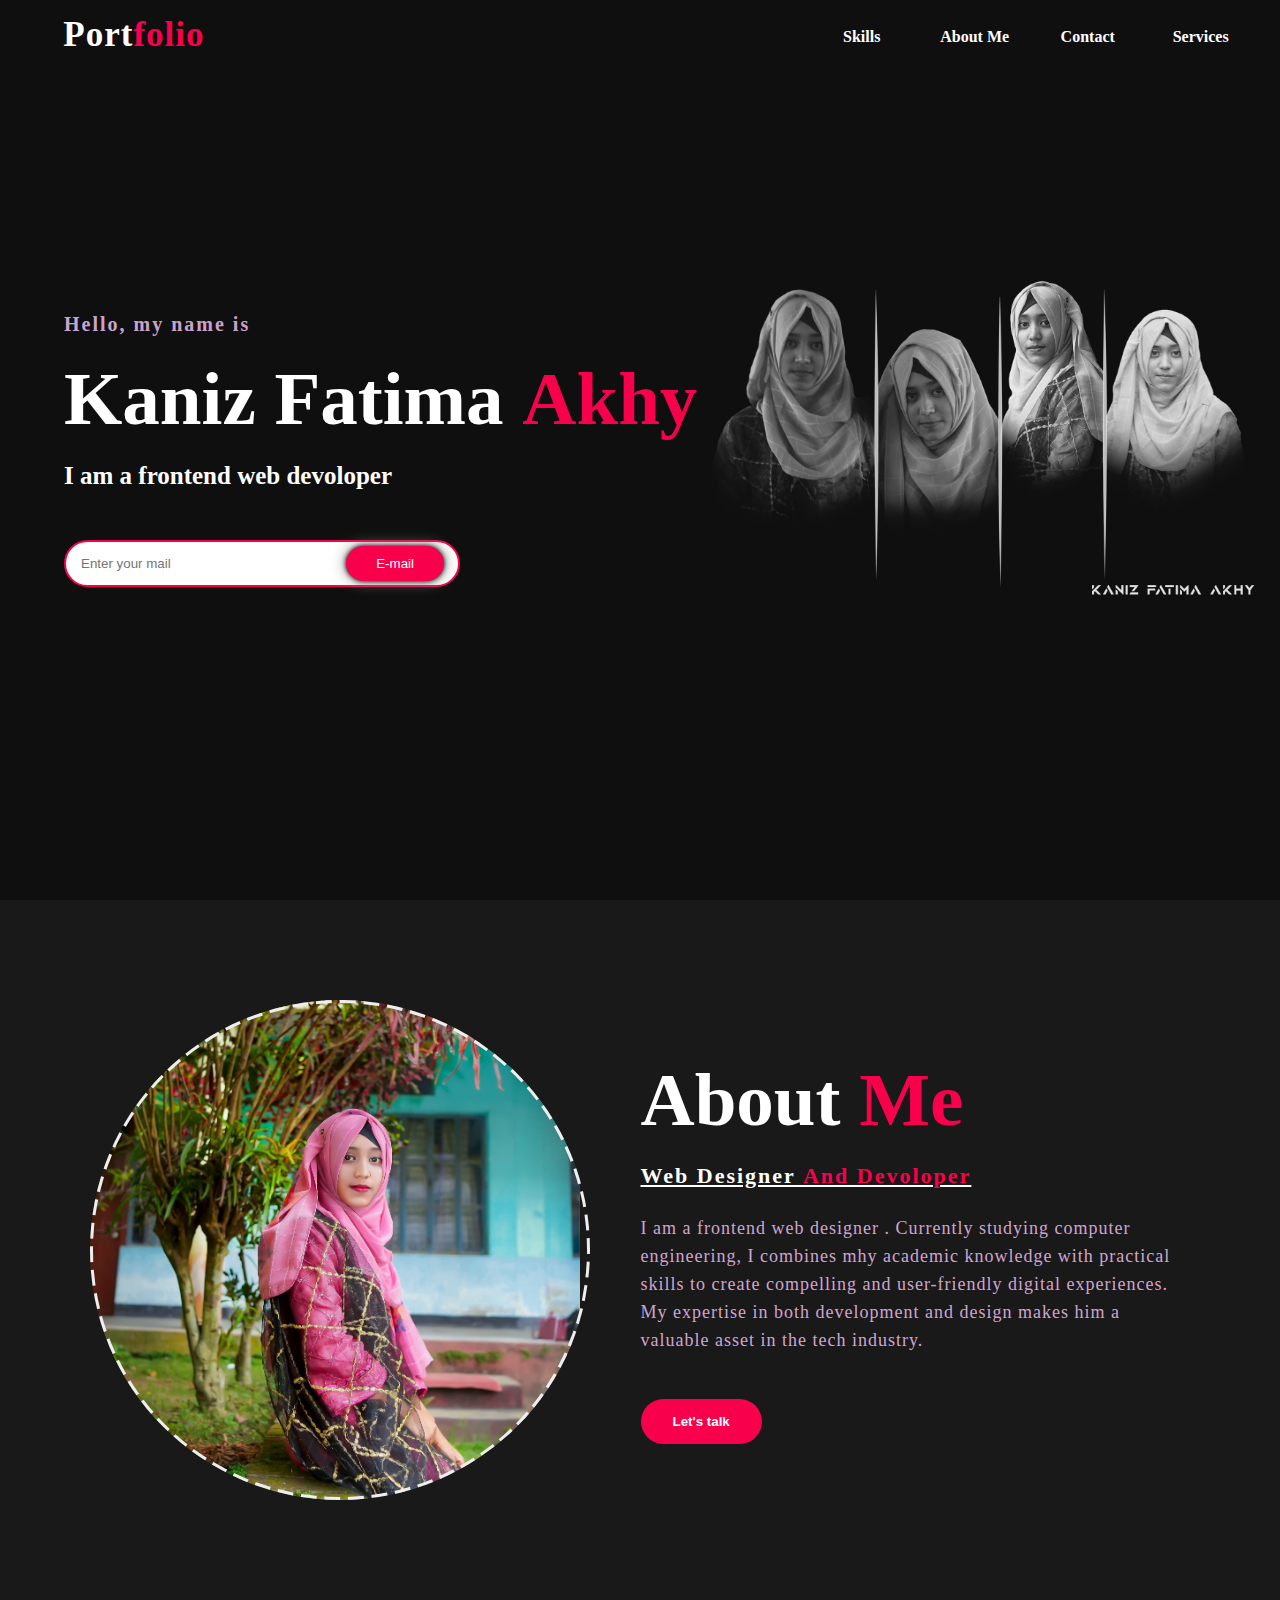
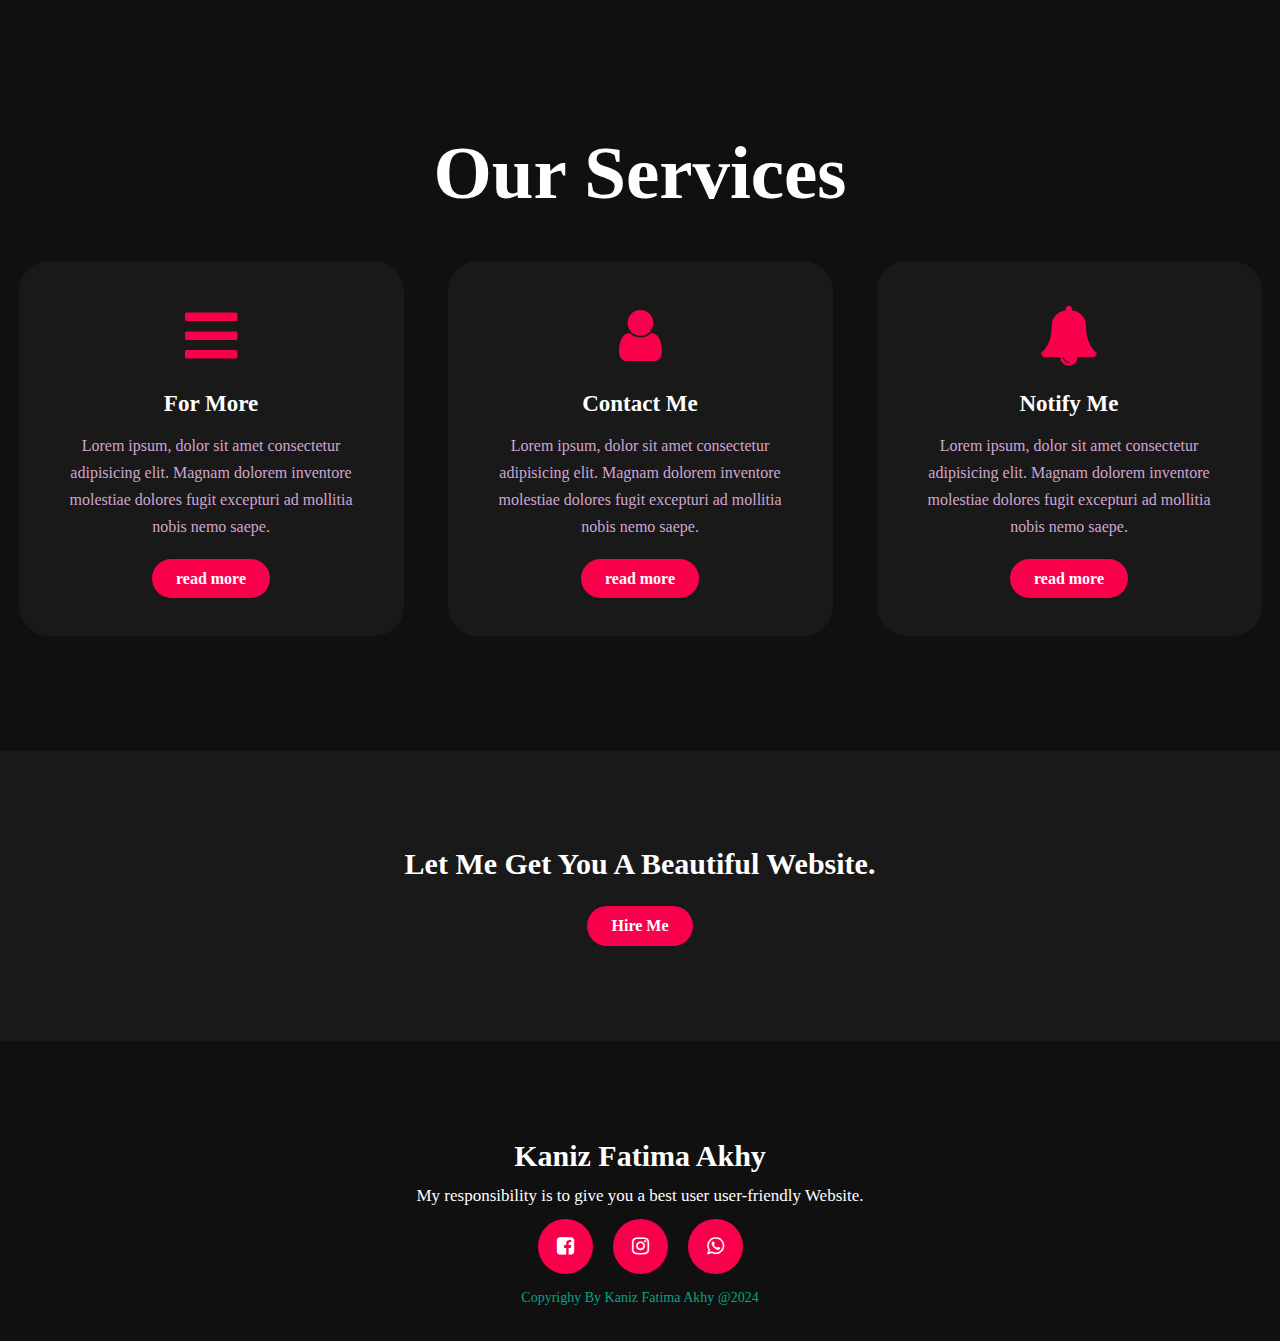
<file: index.html>
<!DOCTYPE html>
<html lang="en">
<head> 
    <meta charset="UTF-8">
    <meta http-equiv="X-UA-Compatible" content="IE=edge">
    <meta name="viewport" content="width=device-width, initial-scale=1.0">
    <title>portfolio</title>
    <link rel="stylesheet" href="portfolio.css">
    <link rel="stylesheet" href="https://cdnjs.cloudflare.com/ajax/libs/font-awesome/5.15.1/css/all.min.css">
    <link rel="stylesheet" href="https://cdnjs.cloudflare.com/ajax/libs/font-awesome/4.7.0/css/font-awesome.min.css">


</head>
<body>
   <!-- about hero section -->
    <div class="hero">
        <nav >
            <h2 class="logo">Port<span>folio</span> </h2>            
                <ul >
                    <li><a href="#">Skills</a></li>
                    <li >
                       <a href =""> About Me</a> </li>
                    <li> <a href=""> Contact</a></li>
                    <li> <a href=""> Services</a></li>
                </ul>
        </nav>  
     </div>
            <div class="content">    
                <h4>
                    Hello, my name is 
                </h4>
                <h1>Kaniz Fatima <span>Akhy</span></h1>    
                <h3>I am a frontend web devoloper</h3>
                <div class="newslatter">
                    <form action="">
                    <input type="email" name="email" id="email" placeholder="Enter your mail">
                    <input type="submit" name="submit" value="E-mail">
                    
                </form>
                
                </div>
            </div> 
        
        
        <!-- about section -->
        <section class="about">
            <div class="main">
               <div class="image-circle-anim">
                <img src="./akhy.jpg" alt="Akhy">
               </div>
                <div class="about-text">
                    <h2>About <span> Me</span></h2>
                    <h5> Web Designer <span>and Devoloper</span></h5>
                    <p>I am a frontend web  designer . Currently studying computer engineering, I combines mhy academic knowledge with practical skills to create compelling and user-friendly digital experiences. My expertise in both development and design makes him a valuable asset in the tech industry.</p>
                    <button type="button">Let's talk</button>
                </div>
            </div>
        </section>
<!-- service section -->
        <div class="service">
            <div class="title">
                <h2>Our Services</h2>
            </div>
            <div class="box">
                <div class="card">
                    <i class="fas fa-bars" ></i>
                    <h5>For More</h5>
                    <div class="pra">
                        <p>
                            Lorem ipsum, dolor sit amet consectetur adipisicing elit. Magnam dolorem inventore molestiae dolores fugit excepturi ad mollitia nobis nemo saepe.
                        </p>
                        <p style="text-align: center;" >
                            <a class="button" href="#">read more</a></p>
                    </div>
                </div>
                <div class="title">
                </div>
                <div class="box">
                    <div class="card">
                        <i class="fa fa-user" aria-hidden="true"></i>
                        <h5>Contact Me</h5>
                        <div class="pra">
                            <p>
                                Lorem ipsum, dolor sit amet consectetur adipisicing elit. Magnam dolorem inventore molestiae dolores fugit excepturi ad mollitia nobis nemo saepe.
                            </p>
                            <p style="text-align: center;" >
                                <a class="button" href="#">read more</a></p>
                        </div>
                    </div>
                </div>
                    <div class="title"></div>
                    
                    <div class="box">
                        <div class="card">
                            <i class="fa fa-bell" aria-hidden="true"></i>
                            <h5>Notify Me</h5>
                            <div class="pra">
                                <p>
                                    Lorem ipsum, dolor sit amet consectetur adipisicing elit. Magnam dolorem inventore molestiae dolores fugit excepturi ad mollitia nobis nemo saepe.
                                </p>
                                <p style="text-align: center;" >
                                    <a class="button" href="#">read more</a></p>
                            </div>
                        </div>
                   </div>
              
              </div>
              </div>
    <!-- contact me section -->
            <div class="contact-me">
            <p>Let Me Get You A Beautiful Website.</p>
            <a  class="button-two" href="#">Hire Me</a>
        </div>
        <!-- footer section -->
        <footer>
            <p>Kaniz Fatima Akhy</p>
            <p>My responsibility is to give you a best user user-friendly Website. </p>
            <div class="social">
                <a href="https://www.facebook.com/profile.php?id=100079327972962" target="_blank"><i class="fa fa-facebook-square" aria-hidden="true"></i></a>
                <a href="___________" target="_blank"><i class="fa fa-instagram" aria-hidden="true"></i></a>
                <a href="https://wa.me/01401690924?text=Assalamu wlaikum" target="_blank"><i class="fa fa-whatsapp" aria-hidden="true" ></i></a>
                
            </div>
            <p class="end">Copyrighy by Kaniz Fatima Akhy @2024</p>
        </footer>
  </body>
  </html>
</file>
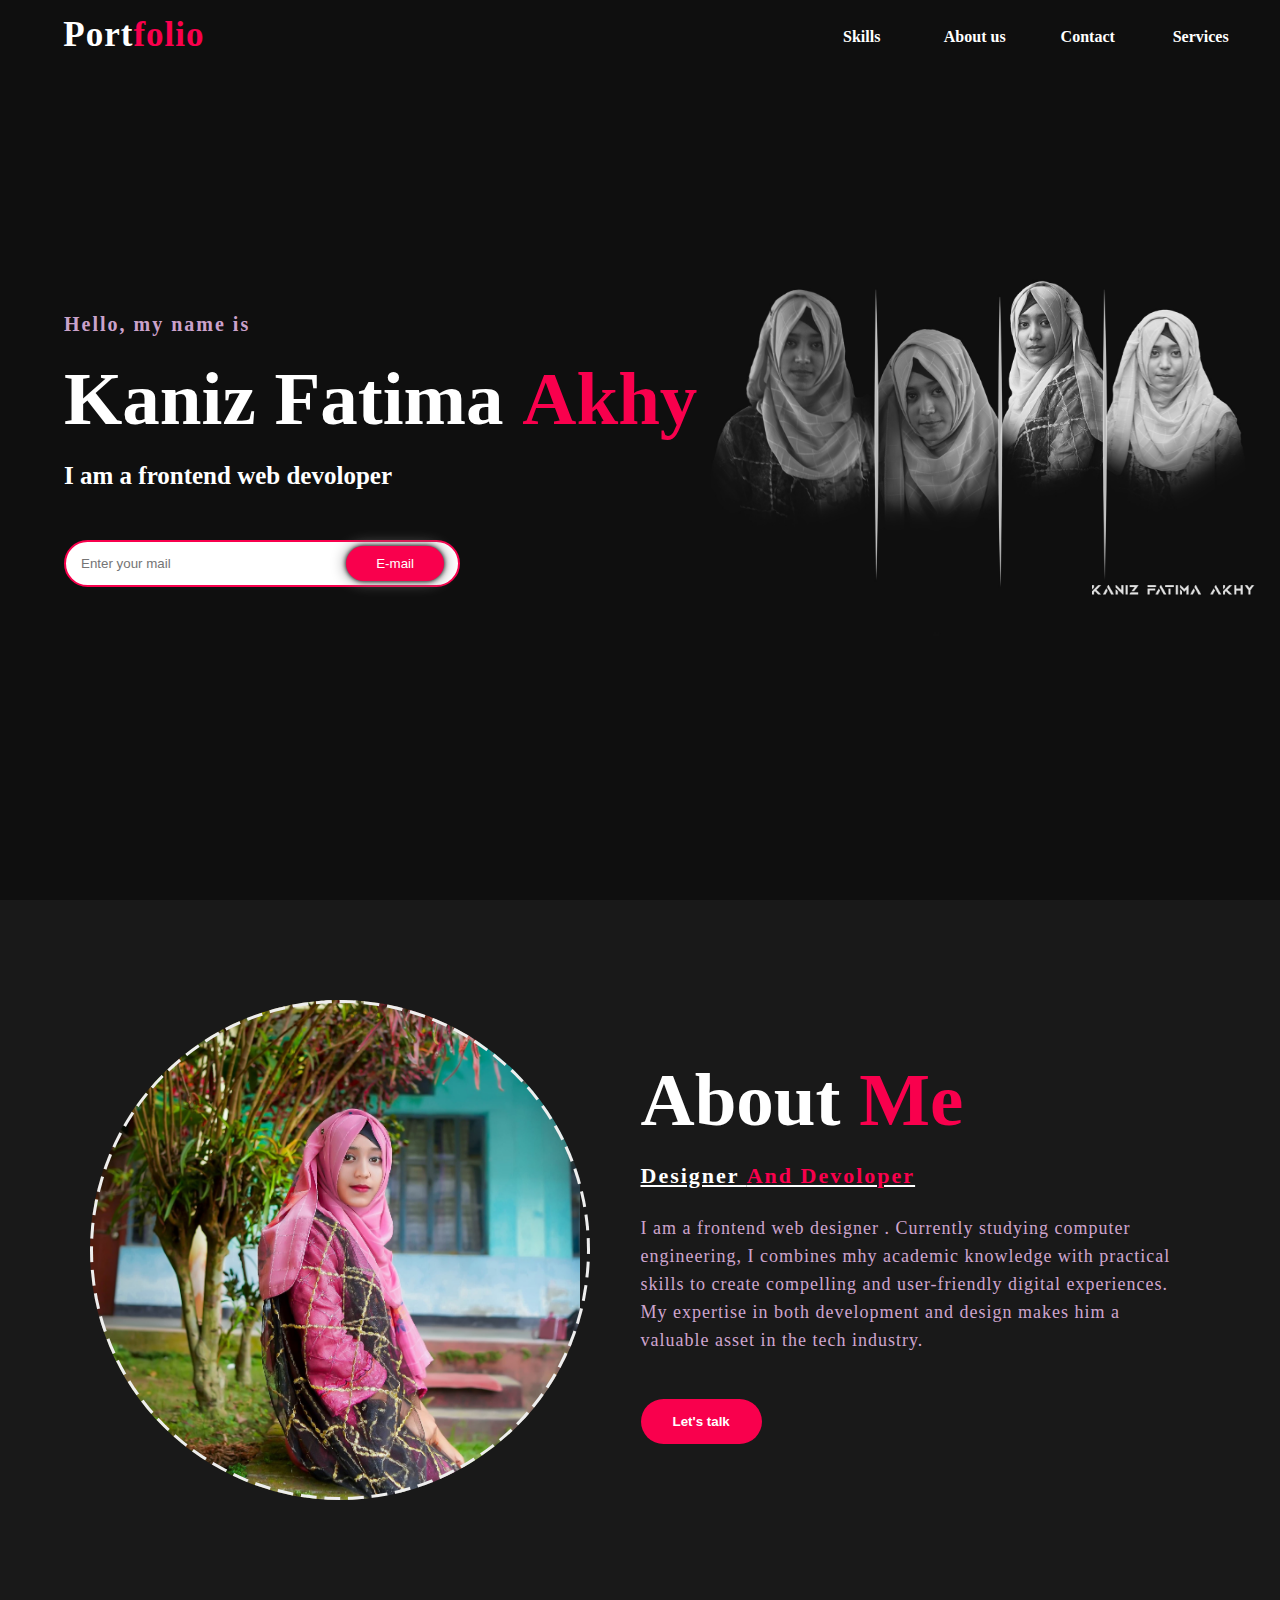
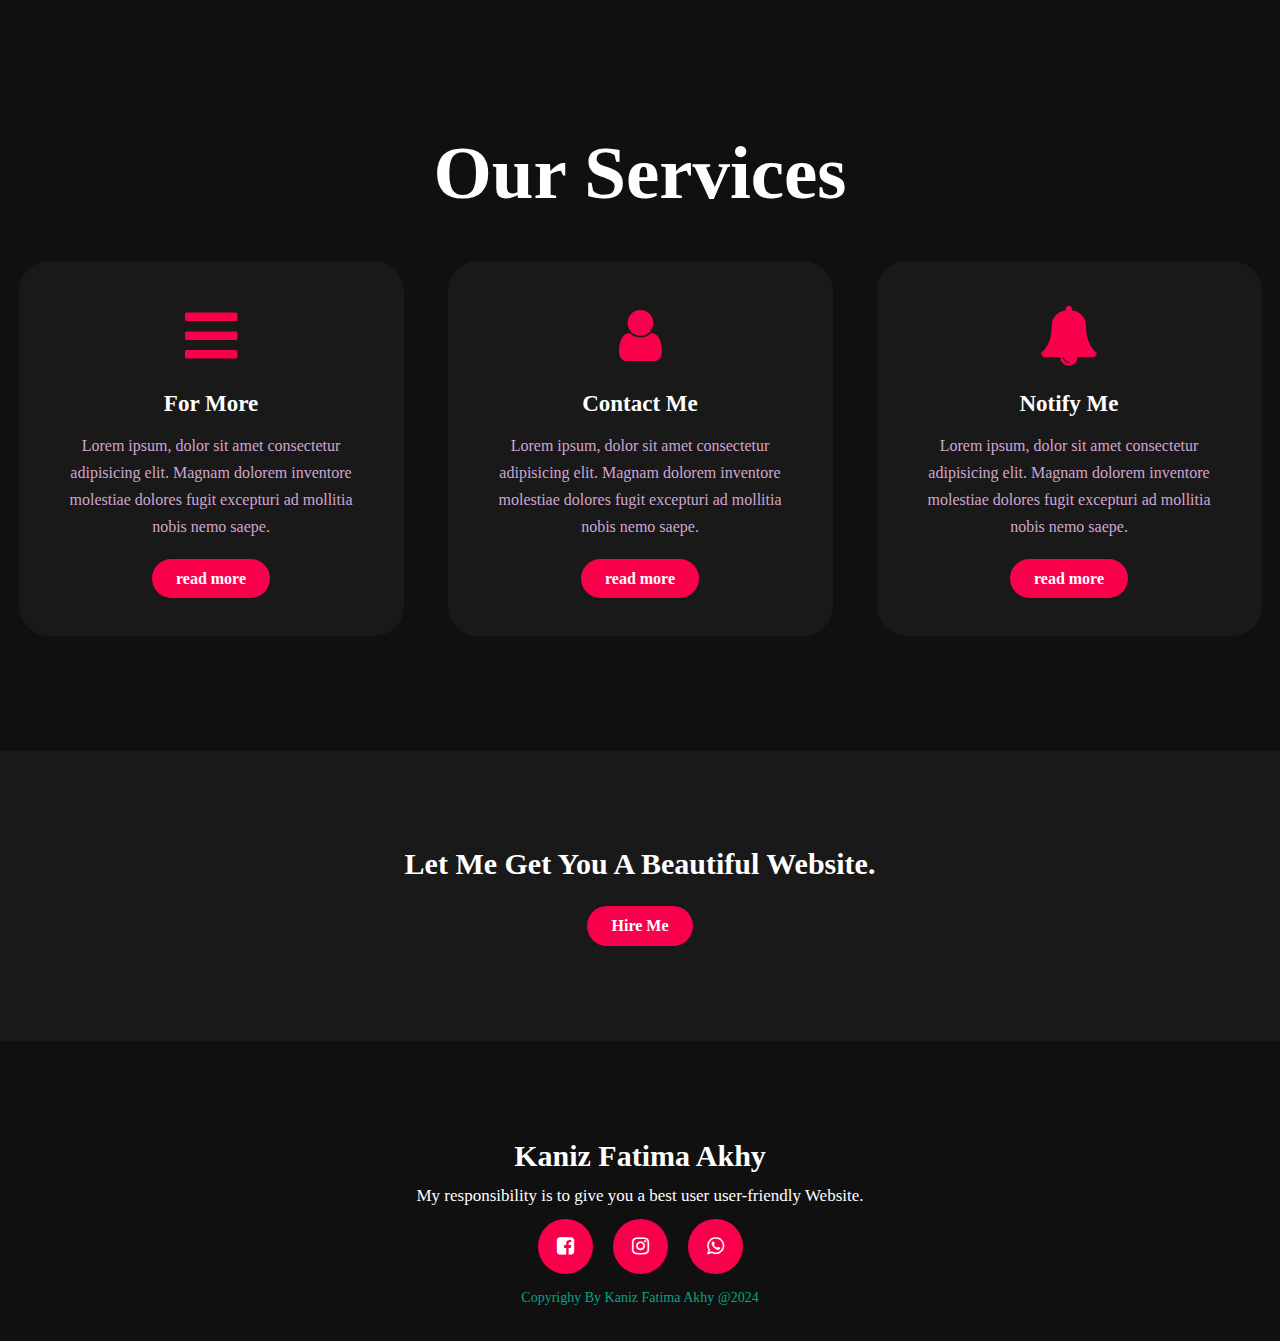
<file: portfolio-1.html>
<!DOCTYPE html>
<html lang="en">
<head> 
    <meta charset="UTF-8">
    <meta http-equiv="X-UA-Compatible" content="IE=edge">
    <meta name="viewport" content="width=device-width, initial-scale=1.0">
    <title>portfolio</title>
    <link rel="stylesheet" href="portfolio.css">
    <link rel="stylesheet" href="https://cdnjs.cloudflare.com/ajax/libs/font-awesome/5.15.1/css/all.min.css">
    <link rel="stylesheet" href="https://cdnjs.cloudflare.com/ajax/libs/font-awesome/4.7.0/css/font-awesome.min.css">


</head>
<body>
   <!-- about hero section -->
    <div class="hero">
        <nav >
            <h2 class="logo">Port<span>folio</span> </h2>            
                <ul >
                    <li><a href="#">Skills</a></li>
                    <li >
                       <a href =""> About us</a> </li>
                    <li> <a href=""> Contact</a></li>
                    <li> <a href=""> Services</a></li>
                </ul>
        </nav>  
     </div>
            <div class="content">    
                <h4>
                    Hello, my name is 
                </h4>
                <h1>Kaniz Fatima <span>Akhy</span></h1>    
                <h3>I am a frontend web devoloper</h3>
                <div class="newslatter">
                    <form action="">
                    <input type="email" name="email" id="email" placeholder="Enter your mail">
                    <input type="submit" name="submit" value="E-mail">
                    
                </form>
                
                </div>
            </div> 
        
        
        <!-- about section -->
        <section class="about">
            <div class="main">
               <div class="image-circle-anim">
                <img src="./akhy.jpg" alt="Akhy">
               </div>
                <div class="about-text">
                    <h2>About <span> Me</span></h2>
                    <h5>Designer <span>and Devoloper</span></h5>
                    <p>I am a frontend web  designer . Currently studying computer engineering, I combines mhy academic knowledge with practical skills to create compelling and user-friendly digital experiences. My expertise in both development and design makes him a valuable asset in the tech industry.</p>
                    <button type="button">Let's talk</button>
                </div>
            </div>
        </section>
<!-- service section -->
        <div class="service">
            <div class="title">
                <h2>Our Services</h2>
            </div>
            <div class="box">
                <div class="card">
                    <i class="fas fa-bars" ></i>
                    <h5>For More</h5>
                    <div class="pra">
                        <p>
                            Lorem ipsum, dolor sit amet consectetur adipisicing elit. Magnam dolorem inventore molestiae dolores fugit excepturi ad mollitia nobis nemo saepe.
                        </p>
                        <p style="text-align: center;" >
                            <a class="button" href="#">read more</a></p>
                    </div>
                </div>
                <div class="title">
                </div>
                <div class="box">
                    <div class="card">
                        <i class="fa fa-user" aria-hidden="true"></i>
                        <h5>Contact Me</h5>
                        <div class="pra">
                            <p>
                                Lorem ipsum, dolor sit amet consectetur adipisicing elit. Magnam dolorem inventore molestiae dolores fugit excepturi ad mollitia nobis nemo saepe.
                            </p>
                            <p style="text-align: center;" >
                                <a class="button" href="#">read more</a></p>
                        </div>
                    </div>
                </div>
                    <div class="title"></div>
                    
                    <div class="box">
                        <div class="card">
                            <i class="fa fa-bell" aria-hidden="true"></i>
                            <h5>Notify Me</h5>
                            <div class="pra">
                                <p>
                                    Lorem ipsum, dolor sit amet consectetur adipisicing elit. Magnam dolorem inventore molestiae dolores fugit excepturi ad mollitia nobis nemo saepe.
                                </p>
                                <p style="text-align: center;" >
                                    <a class="button" href="#">read more</a></p>
                            </div>
                        </div>
                   </div>
              
              </div>
              </div>
    <!-- contact me section -->
            <div class="contact-me">
            <p>Let Me Get You A Beautiful Website.</p>
            <a  class="button-two" href="#">Hire Me</a>
        </div>
        <!-- footer section -->
        <footer>
            <p>Kaniz Fatima Akhy</p>
            <p>My responsibility is to give you a best user user-friendly Website. </p>
            <div class="social">
                <a href="https://www.facebook.com/profile.php?id=100079327972962" target="_blank"><i class="fa fa-facebook-square" aria-hidden="true"></i></a>
                <a href="___________" target="_blank"><i class="fa fa-instagram" aria-hidden="true"></i></a>
                <a href="https://wa.me/01401690924?text=Assalamu wlaikum" target="_blank"><i class="fa fa-whatsapp" aria-hidden="true" ></i></a>
                
            </div>
            <p class="end">Copyrighy by Kaniz Fatima Akhy @2024</p>
        </footer>
  </body>
  </html>
</file>
<file: portfolio.css>
.container{
    width: 100%;
    max-width: 1200px;
    margin: 0 auto;
    padding: 10px;

}
  
.logo{
  padding-left: 5%;
  font-size: 35px;
  letter-spacing: 1px;
  color: white;
  cursor: pointer;

}
span{
  color: #f9004d;
  font-family:cursive;
}
nav {
    display: flex;
    align-items: center;
    justify-content: space-between;
    background-color: transparent;
    color: white;
    padding: 5px 0;
    border-radius: 0px 0px 5px 5px;
    padding-top: 15px;
    padding-right: 1%;
    
  }
  nav ul {
    list-style: none;
    margin: 0;
    padding: 0;
    display: flex; 
    justify-content: flex-end;
   
  }
  
  nav ul li {
    margin-right: 20px;
    padding: 9px;
    height: 15px;
    width: 75px;
    text-align: center;
    border-radius: 50px;
    cursor: pointer;
    /* background-color:transparent;
    border: 1.5px solid #f9004d ;
    transition: 0.5s ease-out; */

    
  }
  /* nav ul li:hover{
    background-color: #f9004d;
    transition: 0.5s ease-in-out;
    box-shadow: 2px 5px 3px 1px rgb(8, 8, 8) ;
    scale: 1.06;
  } */
  nav a {
    text-decoration: none;
    color: white;
    font-weight: bold;
  }
  .hero{
  
    height: 100vh;
    width: 100%;
    background-image: url(./kniz\ bg\ pic.jpg);
    
    /* opacity: 80%; */
  
    background-size:cover ;
    background-position: center;
   background-repeat: no-repeat;
  }
  li{
    position: relative;
  }
 li::before{
    content: '';
    position: absolute;
    left: 0;
    right: 0;
    bottom: 0;
    top: 0;
    /* height: 30px;
    width:70px; */
    /* background: #f9004d; */
    border: 2px solid #f9004d;
    border-radius:  50px ;
    transform: scaleX(0); 
    transition: transform 0.5s ease;
    /* z-index:-1; */
    transform-origin: left;

  }
  li:hover::before{
    transform: scaleX(1);
    transform-origin: right;
  }

*{
    scroll-behavior: smooth;
    padding: 0;
    margin: 0;
  /* font-family: sans-serif; */
}
/* }
body{
  margin: 0;
  padding: 0;
} */


.about-text h5{
  text-decoration: underline;
}
.content{
  position:absolute;
  top: 50%;
  left: 5%;
  transform: translateY(-50%); 
}
h1{
  color: white;
  margin: 20px 0 20px;
  font-size: 75px;

}
h3{
  color: white;
  margin-bottom: 50px;
  font-size: 25px;
}
h4{
  color: #fcfc;
  font-size: 20px;
  letter-spacing: 2px;
}
.newslatter form{
  width: 380px;
  max-width: 100%;
  position: relative;
}
.newslatter form input:first-child{
  display: inline-block;
  width: 65%;
  padding: 14px 130px 14px 15px;
  border: 2px solid #f9004d;
  outline: none;
  border-radius: 30px;
}
.newslatter form input:last-child{
  cursor: pointer;
  position: absolute;
  display: inline-block;
  border: none;
  outline: none;
  padding: 10px 30px;
  border-radius: 30px;
  background-color: #f9004d;
  color: white;
  box-shadow: 0px 0px 5px #000, 0px 0px 15px #858585;
  top: 6px;
  right: 0px;
}
.about{
  width: 100%;
  padding: 100px 0px;
  background-color: #191919;
}
.about img{
  height: auto;
  width: 480px;
}
.about-text{
  width: 550px;
}
.main{
  width: 100%;
  max-width: 90%;
  margin: 0px auto;
  display: flex;
  align-items: center;
  justify-content: space-around;
  
}
.about-text h2{
  color: white;
  font-size: 75px;
  text-transform: capitalize;
  margin-bottom: 20px;
}
.about-text h5{
  color: white;
  letter-spacing: 2px;
  font-size: 22px;
  margin-bottom: 25px;
  text-transform: capitalize;
}
.about-text p{
  color: #fcfc;
  letter-spacing: 1px;
  line-height: 28px;
  font-size: 18px;
   margin-bottom: 45px; 

}
button{
  background-color: #f9004d;
  color: white;
  text-decoration: none;
  border: 2px solid transparent;
  font-weight: bold;
  padding: 13px 30px;
  border-radius: 30px;
  transition: 0.4s;

}
button:hover{
  background-color: transparent;
  border: 2px solid #f9004d;
  cursor: pointer;
  box-shadow: 2px 5px 3px 1px rgb(8, 8, 8) ;

}
.service{
  background: #101010;
  width: 100%;

  padding: 100px 0px 100px 0px;

}
.title h2{
  color: white;
  font-size: 75px;
  width: 1130px;
  margin: 30px auto;
  text-align: center;

}
.box{
  /* max-width: 100%;
  min-width: 50%; */
  display: flex;
  justify-content: space-around;
  align-items: center;


  min-height: 400px;

}
.card{
  height: 335px;
  width: 315px;
  transition: 0.3s ease-out;
  padding: 20px 35px;
  background: #191919;
  border-radius: 30px;
  margin: 15px;
 position: relative;
 overflow: hidden;
 text-align: center;
 
}
.card:hover{
  scale: 1.1;
  transition: 0.3s ease-in-out;
  box-shadow: 2px 5px 3px 1px rgb(8, 8, 8) ;

  /* background-color: #000000; */

}
.card i{
  font-size: 60px;
  display: block;
  text-align: center;
  margin: 25px 0px;
  color: #f9004d;
}
h5{
  color: white;
  font-size: 23px;
  margin-bottom: 15px;

}
.pra p{
  color: #fcfc;
  font-size: 16px;
  line-height: 27px;
  margin-bottom: 25px;

}
.card .button{
  background-color: #f9004d;
  color: white;
  text-decoration: none;
  border: 2px solid transparent;
  font-weight: bold;
  padding: 9px 22px;
  border-radius: 30px;
  transition: 0.4s;
}
.card .button:hover{
  box-shadow: 2px 5px 3px 1px rgb(8, 8, 8) ;
  background-color: transparent;
  border: 2px solid #f9004d;
  cursor: pointer;
}
.contact-me{
  width: 100%;
  height: 290px;
  background: #191919;
  display: flex;
  align-items: center;
  flex-direction: column;
  justify-content: center;
}
.contact-me p{
  color: white;
  font-size: 30px;
  font-weight: bold;
  margin-bottom: 25px;

}
.contact-me .button-two{
  background-color: #f9004d;
  color: white;
  text-decoration: none;
  border: 2px solid transparent;
  font-weight: bold;
  padding: 9px 22px;
  border-radius: 30px;
  transition: 0.4s;
}
.contact-me .button-two:hover{
  background-color: transparent;
  border: 2px solid #f9004d;
  cursor: pointer;
  box-shadow: 2px 5px 3px 1px rgb(8, 8, 8) ;

}
footer{
  position: relative;
  width: 100%;
  height: 300px;
  background: #101010;
  display: flex;
  flex-direction: column;
  align-items: center;
  justify-content: center;
}
footer p:nth-child(1){
  font-size: 30px;
  color: white;
  margin-bottom:20px;
  font-weight: bold;
}
footer p:nth-child(2){
  color: white;
  font-size: 17px;
  width: 500px;
  text-align: center;
  line-height: 6px;
}
.social{
  display: flex;
}
.social a{
  width: 55px;
  height: 55px;
  display: flex;
  align-items: center;
  justify-content: center;
  background: #f9004d;
  border-radius: 50%;
  margin: 20px 10px -30px;
  text-decoration: none;
  color: rgb(255, 255, 255);
  font-size: 20px;
  transition: 0.3s ease-in;
}
.social a:hover{
  transform: scale(1.2);
  transition: 0.3s ease-in-out;
  box-shadow: 2px 5px 3px 1px rgb(8, 8, 8) ;

}
.end{
  position: absolute;
  color: #00a783;
  bottom: 35px;
  font-size: 14px;
  text-transform: capitalize;
   
}
.image-circle-anim img{
  height: 600px;
  width: 490px;
  /* filter:grayscale(100%) ; */
  /* object-fit: cover; */
}
/* .image-circle-anim img:hover{
  filter:grayscale(0%);
  cursor: pointer;
  transition: 1s ease-in-out;

} */
.image-circle-anim {
  width: 500px;
  height: 500px;
  border-radius: 50%;
  position: relative;
  overflow: hidden;
  /* margin: 10% 20% 0 10%; */
  /* box-shadow: 0 0 10px #fff, 0 0 20px #fff, 0 0 30px rgb(89, 88, 87), 0 0 40px rgb(187, 255, 0), 0 0 50px #e60051eb; */

}
.image-circle-anim::after {
  content: '';
  position: absolute;
  top: -5px;
  right: -5px;
  bottom: -5px;
  left: -5px;
  border: 8px dashed  #eeeeee;
  border-radius: 50%;  
  animation: rotate 30s linear infinite;


}
@keyframes rotate {
  from {
    transform: rotate(0deg);
  }
  to {
    transform: rotate(360deg);
  }
}
</file>
